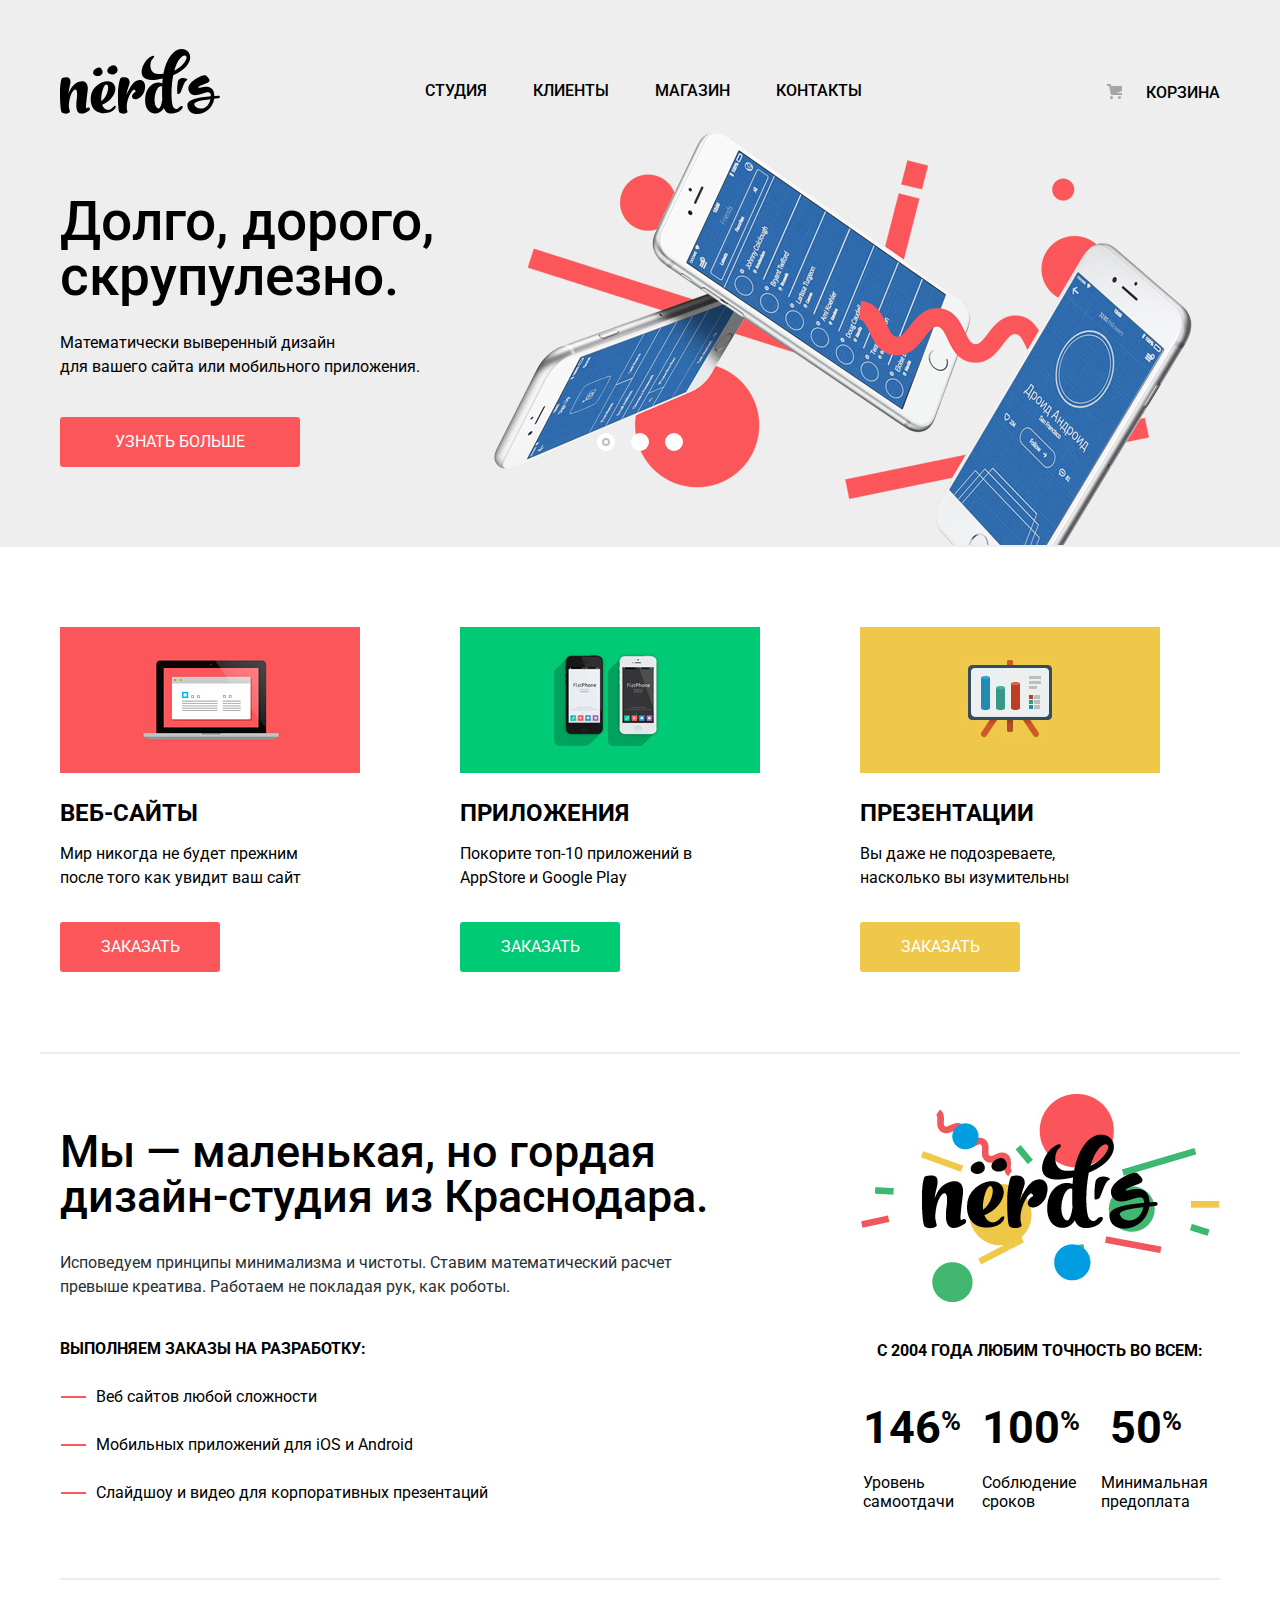
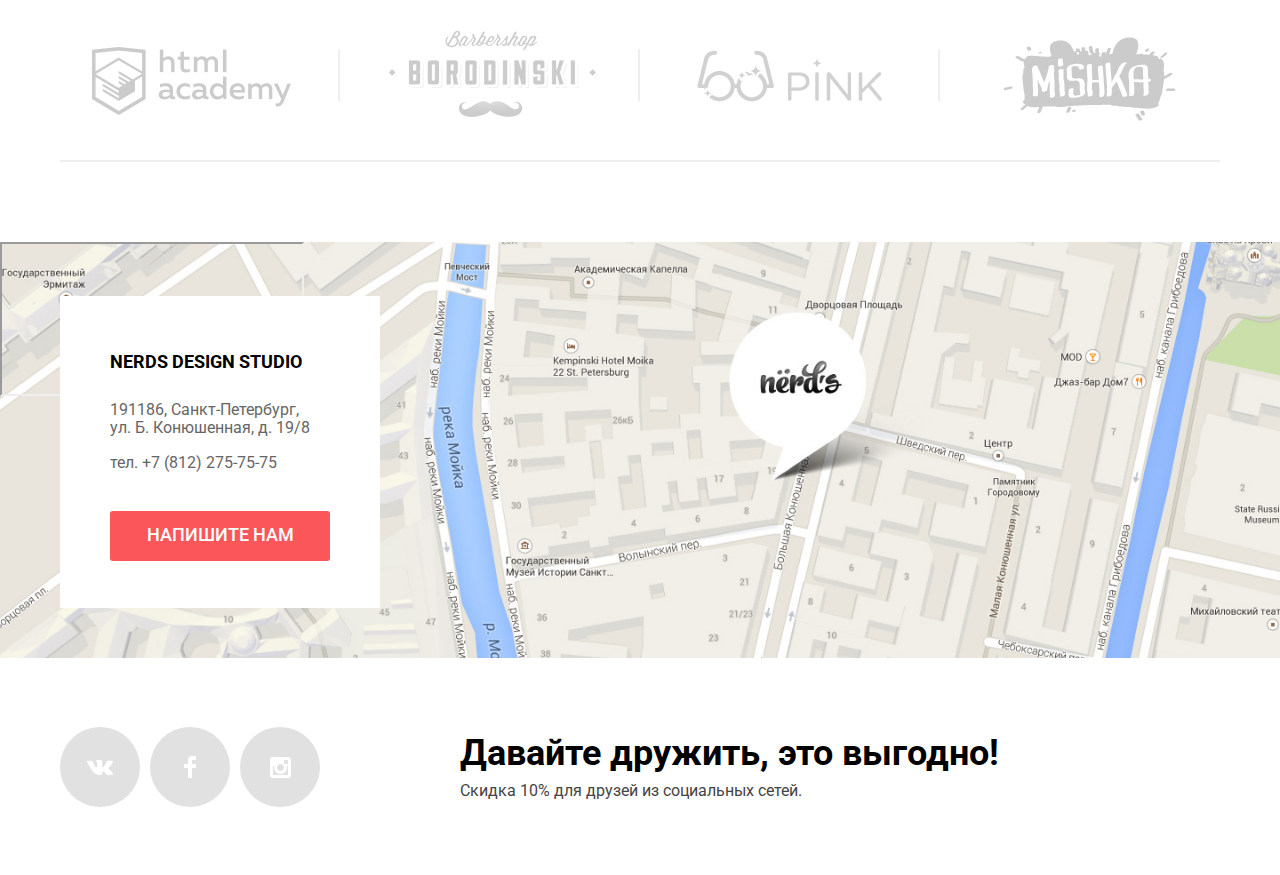
<file: index.html>
<!DOCTYPE html>
<html lang="ru">
  <head>
    <meta charset="utf-8">
    <link href="https://fonts.googleapis.com/css?family=Roboto:400,500,700&amp;subset=cyrillic,latin-ext" rel="stylesheet">
    <link href="css/normalize.min.css" rel="stylesheet">
    <link href="css/style.min.css" rel="stylesheet">
    <title>HTML Academy: Нёрдс</title>
  </head>
  <body>
    <header class="main-header">
      <div class="container">
        <nav class="main-navigation">
          <a class="main-header-logo" href="index.html">
            <img src="img/nerds-logo.svg" width="160" height="65" alt="Логотип Nerd's»">
          </a>
          <ul class="site-navigation">
            <li><a href="index.html">Студия</a></li>
            <li><a href="#">Клиенты</a></li>
            <li><a href="shop.html">Магазин</a></li>
            <li><a href="#">Контакты</a></li>
          </ul>
          <ul class="user-navigation">
            <li class="cart">
              <a class="cart-link" href="cart.html">Корзина
              </a>
            </li>
          </ul>
        </nav>
      </div>
    </header>
    <main>
      <section class="slider">
        <div class="container">
          <h2 class="visually-hidden">Преимущества</h2>
          <input class="visually-hidden product-1" type="radio" id="product-1" name="toggle" checked>
          <input class="visually-hidden product-2" type="radio" id="product-2" name="toggle">
          <input class="visually-hidden product-3" type="radio" id="product-3" name="toggle">
          <div class="slider-controls">
            <label class="slider-controls-item slider-controls-item-1" for="product-1">Первый</label>
            <label class="slider-controls-item slider-controls-item-2" for="product-2">Второй</label>
            <label class="slider-controls-item slider-controls-item-3" for="product-3">Третий</label>
          </div>
          <ul class="slider-list">
            <li class="slider-item">
              <h3>Долго, дорого,<br> скрупулезно.</h3>
              <p>Математически выверенный дизайн<br> для вашего сайта или мобильного приложения.</p>
              <a class="slider-item-button button" href="shop.html">Узнать больше</a>
            </li>
            <li class="slider-item">
              <h3>Любим математику как никто другой</h3>
              <p>Никакого креатива, только математические формулы для расчета идеальных пропорций.</p>
              <a class="slider-item-button button" href="shop.html">Узнать больше</a>
            </li>
            <li class="slider-item">
              <h3>Только ночь,<br> только хардкор</h3>
              <p>Работать днем, как все? Мы против этого.<br> Ближе к полуночи работа только начинается.</p>
              <a class="slider-item-button button" href="shop.html">Узнать больше</a>
            </li>
          </ul>
        </div>
      </section>
      <section class="features container">
        <h2 class="visually-hidden">Что мы можем сделать</h2>
        <ul class="features-list">
          <li class="feature-item web-sites">
            <img src="img/illustration-1.png" width="300" height="146" alt="Web-sites">
            <h3>Веб-сайты</h3>
            <p class="feature-info">Мир никогда не будет прежним после того как увидит ваш сайт</p>
            <a class="order-button button">Заказать</a>
          </li>
          <li class="feature-item apps">
            <img src="img/illustration-2.png" width="300" height="146" alt="Apps">
            <h3>Приложения</h3>
            <p class="feature-info">Покорите топ-10 приложений в AppStore и Google Play</p>
            <a class="order-button button">Заказать</a>
          </li>
          <li class="feature-item presentations">
            <img src="img/illustration-3.png" width="300" height="146" alt="Presentations">
            <h3>Презентации</h3>
            <p class="feature-info">Вы даже не подозреваете, насколько вы изумительны</p>
            <a class="order-button button">Заказать</a>
          </li>
        </ul>
      </section>
      <section class="about-us container">
        <h2 class="visually-hidden">О нас</h2>
        <div class="left-column">
          <b>Мы &mdash; маленькая, но гордая дизайн-студия из Краснодара.</b>
          <p class="info-text">Исповедуем принципы минимализма и чистоты. Ставим математический расчет превыше креатива. Работаем не покладая рук, как роботы.</p>
          <p class="info-order">Выполняем заказы на разработку: </p>
          <ul class="order-list">
            <li class="order-item">Веб сайтов любой сложности</li>
            <li class="order-item">Мобильных приложений для iOS и Android</li>
            <li class="order-item">Слайдшоу и видео для корпоративных презентаций</li>
          </ul>
        </div>
        <div class="right-column">
          <a class="logo-since">
            <img src="img/nerds-illustration.jpg" width="360" height="208" alt="Logo-since">
          </a>
          <p class="statistics-title">C 2004 года любим точность во всем: </p>
          <table class="statistics-table">
            <tr>
              <th>146<sup>%</sup></th>
              <th>100<sup>%</sup></th>
              <th>50<sup>%</sup></th>
            </tr>
            <tr>
              <td>Уровень самоотдачи</td>
              <td>Соблюдение сроков</td>
              <td>Минимальная предоплата</td>
            </tr>
          </table>
        </div>
      </section>
      <div class="container">
        <section class="clients">
        <h2 class="visually-hidden">Наши партнеры</h2>
        <ul class="our-clients">
          <li class="client-item">
            <a class="clients-link" href="https://htmlacademy.ru/intensive/htmlcss" target="_blank">
              <img src="img/logo-1.png" width="260" height="180" alt="HTML Academy">
            </a>
          </li>
          <li class="client-item">
            <a class="clients-link" href="#" target="_blank">
              <img src="img/logo-2.png" width="260" height="180" alt="Barbershop «Borodinskiy»">
            </a>
          </li>
          <li class="client-item">
            <a class="clients-link" href="#" target="_blank">
              <img src="img/logo-3.png" width="260" height="180" alt="«Pink»">
            </a>
          </li>
          <li class="client-item">
            <a class="clients-link" href="#" target="_blank">
              <img src="img/logo-4.png" width="260" height="180" alt="«Mishka»">
            </a>
          </li>
        </ul>
      </section>
      </div>

    </main>
    <footer class="main-footer">
      <div class="map">
        <div class="container">
          <section class="footer-contacts">
            <h2 class="visually-hidden">Как до нас добраться</h2>
            <h4>Nerds Design Studio</h4>
            <p class="address">191186, Санкт-Петербург,<br> ул. Б. Конюшенная, д. 19/8</p>
            <p class="tel-number"> тел. +7 (812) 275-75-75</p>
            <a class="button pop-up-open" href="form.html">Напишите нам</a>
          </section>
        </div>
        <div class="img-container">
          <iframe src="https://yandex.ru/map-widget/v1/-/CBB4i-cu2B"></iframe>
        </div>
      </div>
      <div class="container">
        <div class="lower-footer">
          <div class="footer-social">
            <ul class="social">
              <li>
                <a class="social-button" href="#"><span class="visually-hidden">Вконтанкте</span>
                <svg xmlns="http://www.w3.org/2000/svg" width="26" height="15" viewBox="0 0 26 15">
                <path fill="#FFF" d="M16.138 11.51c.956-.309 2.18 2.04 3.483 2.939.978.681 1.727.534 1.727.534l3.473-.05s1.815-.112.957-1.554c-.071-.12-.503-1.069-2.585-3.022-2.177-2.043-1.882-1.712.739-5.244 1.597-2.153 2.236-3.468 2.036-4.028-.192-.539-1.365-.399-1.365-.399L20.69.713c-.381.001-.704.119-.851.515-.003.004-.621 1.666-1.445 3.079-1.741 2.989-2.436 3.148-2.724 2.961-.661-.433-.494-1.737-.494-2.664 0-2.897.432-4.105-.846-4.417-.427-.104-.739-.172-1.828-.182-1.392-.021-2.574 0-3.244.329-.445.223-.786.712-.579.74.26.035.843.16 1.155.586.401.552.389 1.789.389 1.789s.229 3.411-.54 3.834c-.528.29-1.25-.302-2.803-3.016-.793-1.388-1.392-2.922-1.392-2.922s-.116-.285-.326-.441c-.25-.185-.6-.244-.6-.244L.848.684S.29.7.085.946c-.182.218-.015.668-.015.668s2.909 6.881 6.203 10.347c3.02 3.182 6.452 2.971 6.452 2.971h1.555s.469-.054.709-.312c.224-.24.214-.691.214-.691s-.031-2.109.935-2.419z"/>
                </svg></a>
              </li>
              <li>
                <a class="social-button" href="#"><span class="visually-hidden">Фейсбук</span>
                <svg xmlns="http://www.w3.org/2000/svg" width="12" height="22" viewBox="0 0 12 22"><path fill="#FFF" d="M12 4V0H8a4 4 0 0 0-4 4v4H0v4h4v10h4V12h4V8H8V4h4z"/></svg>
                </a>
              </li>
              <li>
                <a class="social-button" href="#"><span class="visually-hidden">Инстаграмм</span>
                <svg xmlns="http://www.w3.org/2000/svg" width="21" height="21" viewBox="0 0 21 21"><path fill="#FFF" d="M18 0H3C1.35 0 0 1.35 0 3v15c0 1.65 1.35 3 3 3h15c1.65 0 3-1.35 3-3V3c0-1.65-1.35-3-3-3zm-7.5 7c1.93 0 3.5 1.57 3.5 3.5S12.43 14 10.5 14 7 12.43 7 10.5 8.57 7 10.5 7zM18 18H3V9h1.181A6.504 6.504 0 0 0 4 10.5a6.5 6.5 0 1 0 13 0 6.45 6.45 0 0 0-.181-1.5H18v9zm0-11h-4V3h4v4z"/></svg>
                </a>
              </li>
            </ul>
          </div>
          <div class="footer-slogan">
            <b>Давайте дружить, это выгодно!</b>
            <p>Скидка 10% для друзей из социальных сетей.</p>
          </div>
        </div>
      </div>
    </footer>
    <div class="pop-up">
      <h2 class="visually-hidden">Форма связи с дизайн-студией</h2>
      <div class="write-us">Напишите нам</div>
      <form class="feedback-form" action="https://echo.htmlacademy.ru" method="post">
        <p class="write-us-item">
          <label for="name">Ваше имя:</label>
          <input class="fix" id="name" type="text" name="name" value="" placeholder="Имя Фамилия">
        </p>
        <p class="write-us-item">
          <label for="mail">Ваш e-mail:</label>
          <input class="fix" id="mail" type="email" name="mail" value="" placeholder="email@example.com">
        </p>
        <p class="write-us-item">
          <label for="free-form">Текст письма:</label><br>
          <textarea class="fix" id="free-form" rows="5" cols="50" name="textarea" placeholder="В свободной форме"></textarea>
        </p>
        <button class="pop-up-submit" type="submit">Отправить</button>
      </form>
      <button class="pop-up-close" type="button">Закрыть</button>
    </div>
    <script src="js/pop-up.min.js"></script>
</body>
</html>
</file>
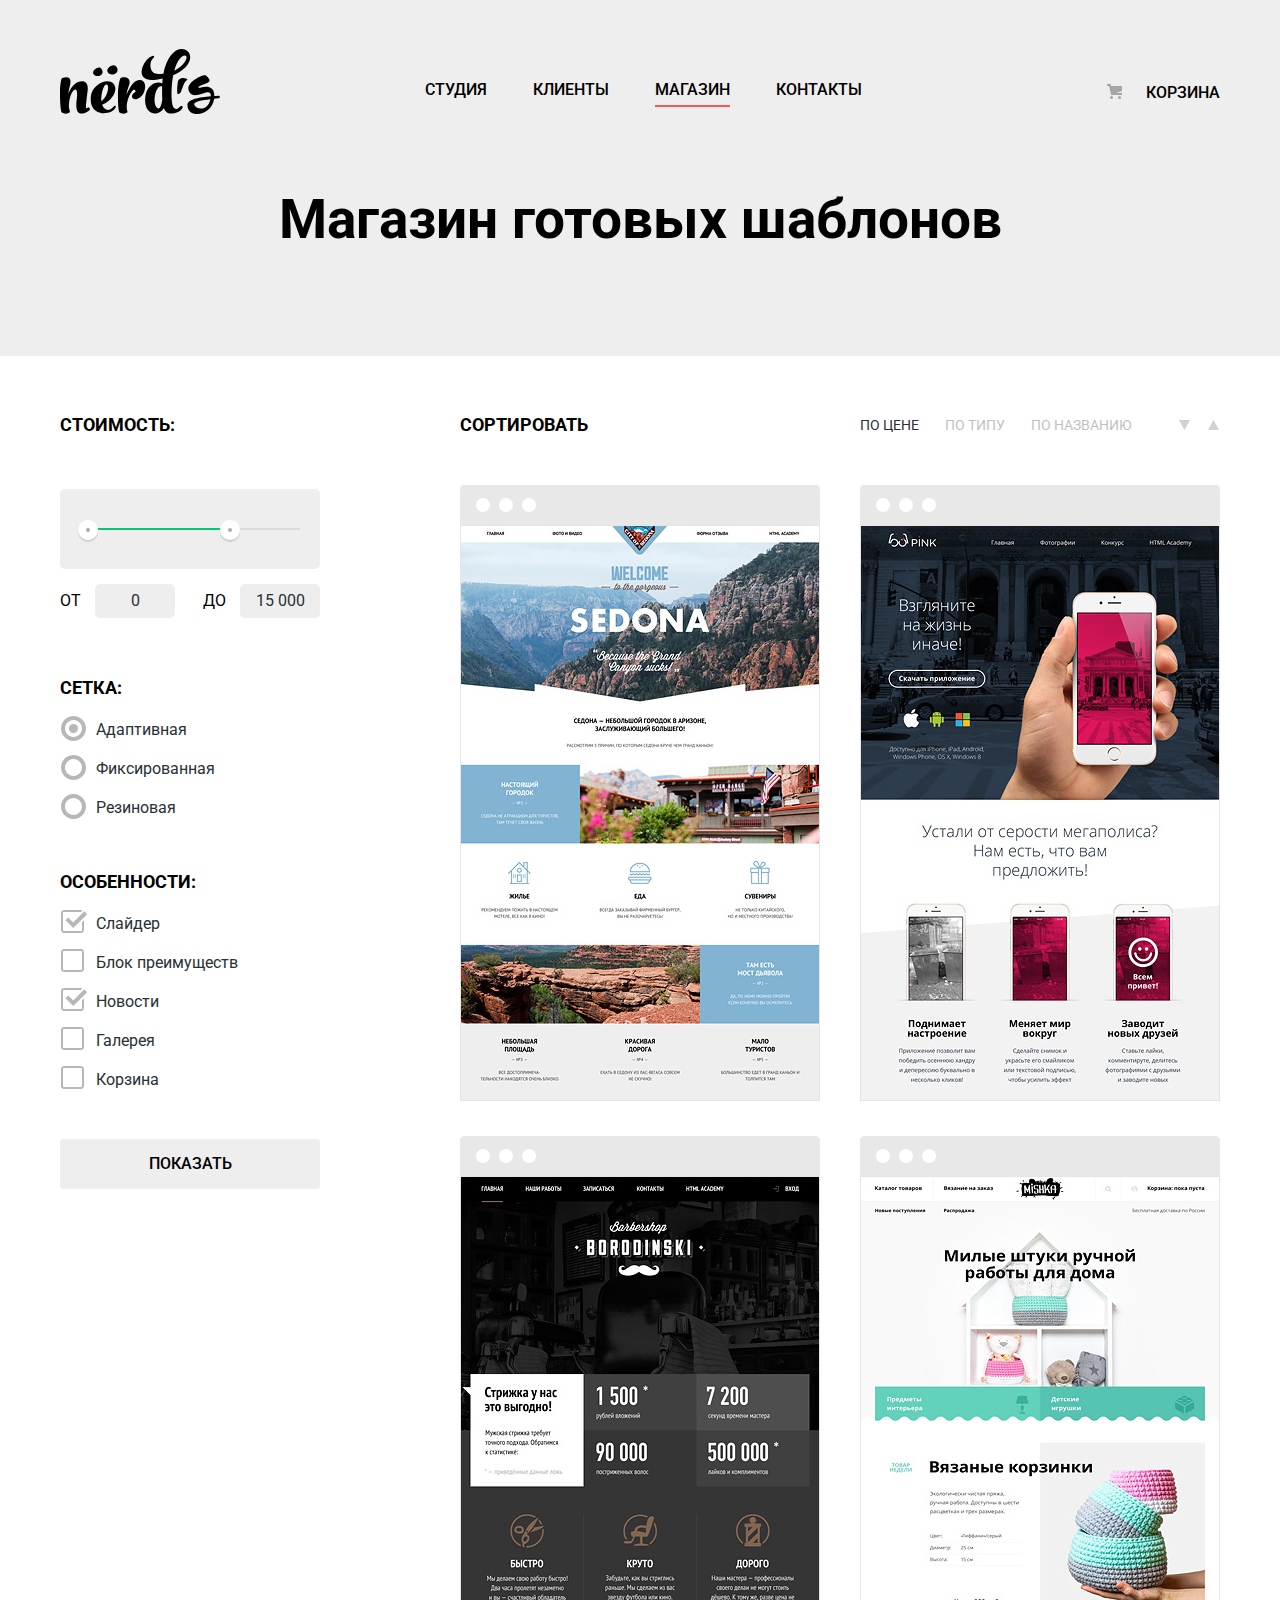
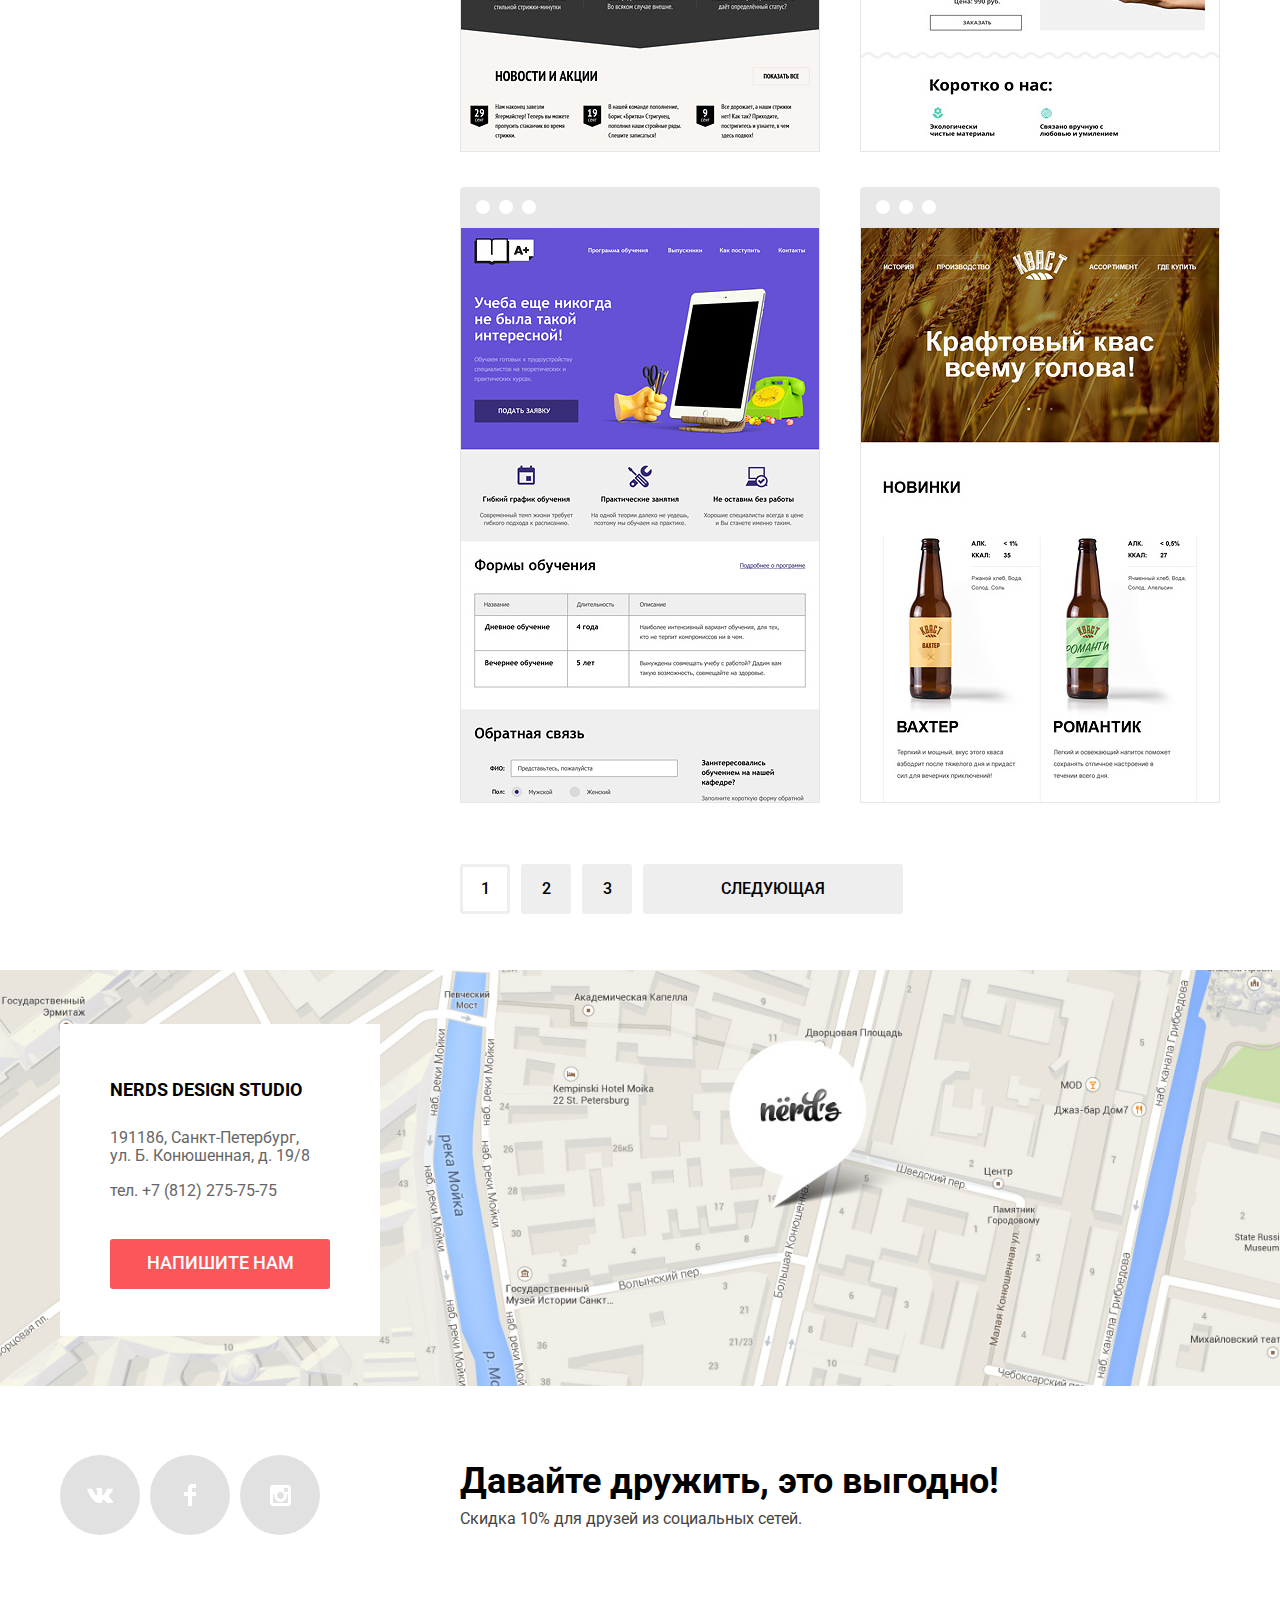
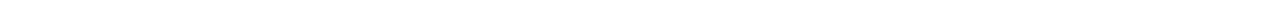
<file: shop.html>
<!DOCTYPE html>
<html lang="en">
  <head>
    <meta charset="UTF-8">
    <link href="https://fonts.googleapis.com/css?family=Roboto:400,500,700&amp;subset=cyrillic,latin-ext" rel="stylesheet">
    <link href="css/normalize.min.css" rel="stylesheet">
    <link href="css/style.min.css" rel="stylesheet">
    <title>HTML Academy: Нёрдс</title>
  </head>
  <body>
    <header class="main-header">
      <div class="container">
        <nav class="main-navigation">
          <a class="main-header-logo" href="index.html">
            <img src="img/nerds-logo.svg" width="160" height="65" alt="Логотип Nerd's»">
          </a>
          <ul class="site-navigation">
            <li><a href="index.html">Студия</a></li>
            <li><a href="#">Клиенты</a></li>
            <li class="current"><a href="shop.html">Магазин</a></li>
            <li><a href="#">Контакты</a></li>
          </ul>
          <ul class="user-navigation">
            <li class="cart">
              <a class="cart-link" href="cart.html">Корзина
              </a>
            </li>
          </ul>
        </nav>
      </div>
    </header>
    <main>
      <h1 class="page-title">Магазин готовых шаблонов</h1>
      <div class="catalog-columns container">
        <section class="filters">
          <h2 class="visually-hidden">Фильтр шаблонов</h2>
          <form class="filter" method="get" action="https://echo.htmlacademy.ru">
            <fieldset class="filter-cost">
              <legend>Стоимость:</legend>
              <div class="range-filter">
                <div class="range-controls">
                  <div class="scale">
                    <div class="bar"></div>
                  </div>
                  <div class="toggle toggle-min"></div>
                  <div class="toggle toggle-max"></div>
                </div>
                <div class="price-controls">
                  <label class="min-price">от <input name="min-price" type="text" value="0"></label>
                  <label class="max-price">до <input name="max-price" type="text" value="15 000"></label>
                </div>
              </div>
            </fieldset>
            <fieldset class="filter-grid">
              <legend>Сетка:</legend>
              <ul>
                <li class="filter-option">
                  <input class="visually-hidden filter-input filter-input-radio" type="radio" name="grid-group" value="adaptive" id="filter-adaptive" checked>
                  <label for="filter-adaptive">Адаптивная</label>
                </li>
                <li class="filter-option">
                  <input class="visually-hidden filter-input filter-input-radio" type="radio" name="grid-group" value="fixed" id="filter-fixed">
                  <label for="filter-fixed">Фиксированная</label>
                </li>
                <li class="filter-option">
                  <input class="visually-hidden filter-input filter-input-radio" type="radio" name="grid-group" value="rubber" id="filter-rubber">
                  <label for="filter-rubber">Резиновая</label>
                </li>
              </ul>
            </fieldset>
            <fieldset class="filter-features">
              <legend>Особенности:</legend>
              <ul>
                <li class="filter-option">
                  <input class="visually-hidden filter-input filter-input-checkbox" type="checkbox" name="slider" id="filter-slider" checked>
                  <label for="filter-slider">Слайдер</label>
                </li>
                <li class="filter-option">
                  <input class="visually-hidden filter-input filter-input-checkbox" type="checkbox" name="advantage-block" id="filter-advantage">
                  <label for="filter-advantage">Блок преимуществ</label>
                </li>
                <li class="filter-option">
                  <input class="visually-hidden filter-input filter-input-checkbox" type="checkbox" name="news" id="filter-news" checked>
                  <label for="filter-news">Новости</label>
                </li>
                <li class="filter-option">
                  <input class="visually-hidden filter-input filter-input-checkbox" type="checkbox" name="gallery" id="filter-gallery">
                  <label for="filter-gallery">Галерея</label>
                </li>
                <li class="filter-option">
                  <input class="visually-hidden filter-input filter-input-checkbox" type="checkbox" name="cart" id="filter-cart">
                  <label for="filter-cart">Корзина</label>
                </li>
              </ul>
            </fieldset>
            <button type="submit" class="filter-button">Показать</button>
          </form>
        </section>
        <div class="catalog-sort">
          <h2 class="visually-hidden">Список шаблонов</h2>
          <section class="sort">
            <h2 class="visually-hidden">Сортировка товара</h2>
            <p class="sorting-title">Сортировать</p>
            <div class="sorting-tools">
              <ul class="menu-sort">
                <li class="nav-sort nav-sort-active"><a href="#">По цене</a></li>
                <li class="nav-sort"><a href="#" >По типу</a></li>
                <li class="nav-sort"><a href="#">По названию</a></li>
              </ul>
              <div class="sort-pointer">
                <a href="#" class="point-down"></a>
                <a href="#" class="point-up"></a>
              </div>
            </div>
          </section>
          <section class="catalog">
            <h2 class="visually-hidden">Каталог готовых шаблонов</h2>
            <ul class="catalog-list">
              <li class="catalog-item">
                <img src="img/img-sedona.png" width="360" height="576" alt="Sedona">
                <div class="catalog-item-info">
                  <h3 class="catalog-item-title">Sedona</h3>
                  <p>Информационный сайт для туристов</p>
                  <a class="button" href="#">9 900 руб.</a>
                </div>
              </li>
              <li class="catalog-item">
                <img src="img/img-pink.png" width="360" height="576"  alt="Pink App">
                <div class="catalog-item-info">
                  <h3 class="catalog-item-title">Pink App</h3>
                  <p>Продуктовый лендинг приложения для iOS и Android</p>
                  <a class="button button-price" href="#">9 900 руб.</a>
                </div>
              </li>
              <li class="catalog-item">
                <img src="img/img-borodinski.png" width="360" height="576"  alt="Barbershop">
                <div class="catalog-item-info">
                  <h3 class="catalog-item-title">Barbershop</h3>
                  <p>Сайт салона красоты. Для мужчин, да.</p>
                  <a class="button" href="#">9 900 руб.</a>
                </div>
              </li>
              <li class="catalog-item">
                <img src="img/img-mishka.png" width="360" height="576" alt="Mishka">
                <div class="catalog-item-info">
                  <h3 class="catalog-item-title">Mishka</h3>
                  <p>Интернет магазин вязаных игрушек</p>
                  <a class="button" href="#">9 900 руб.</a>
                </div>
              </li>
              <li class="catalog-item">
                <img src="img/img-aplus.png" width="360" height="576" alt="A_Plus">
                <div class="catalog-item-info">
                  <h3 class="catalog-item-title">A_plus</h3>
                  <p>Лендинг курсов повышения квалификации</p>
                  <a class="button" href="#">9 900 руб.</a>
                </div>
              </li>
              <li class="catalog-item">
                <img src="img/img-kvast.png" width="360" height="576" alt="Kvast">
                <div class="catalog-item-info">
                  <h3 class="catalog-item-title">Kvast</h3>
                  <p>Промо-сайт производителя крафтового кваса</p>
                  <a class="button" href="#">9 900 руб.</a>
                </div>
              </li>
            </ul>
            <ul class="pagination-list">
              <li class="pagination-item pagination-item-current"><a>1</a></li>
              <li class="pagination-item"><a href="#">2</a></li>
              <li class="pagination-item "><a href="#">3</a></li>
              <li class="pagination-item pagination-item-next"><a href="#">Следующая</a></li>
            </ul>
          </section>
        </div>
      </div>
    </main>
    <footer class="main-footer">
      <div class="map">
        <div class="container">
          <section class="footer-contacts">
            <h2 class="visually-hidden">Как до нас добраться</h2>
            <h4>Nerds Design Studio</h4>
            <p class="address">191186, Санкт-Петербург,<br> ул. Б. Конюшенная, д. 19/8</p>
            <p class="tel-number"> тел. +7 (812) 275-75-75</p>
            <a class="button pop-up-open" href="#">Напишите нам</a>
          </section>
        </div>
      </div>
      <div class="container">
        <div class="lower-footer">
          <div class="footer-social">
            <ul class="social">
              <li><a class="social-button" href="#"><span class="visually-hidden">Вконтанкте</span>
              <svg xmlns="http://www.w3.org/2000/svg" width="26" height="15" viewBox="0 0 26 15">
                <path fill="#FFF" d="M16.138 11.51c.956-.309 2.18 2.04 3.483 2.939.978.681 1.727.534 1.727.534l3.473-.05s1.815-.112.957-1.554c-.071-.12-.503-1.069-2.585-3.022-2.177-2.043-1.882-1.712.739-5.244 1.597-2.153 2.236-3.468 2.036-4.028-.192-.539-1.365-.399-1.365-.399L20.69.713c-.381.001-.704.119-.851.515-.003.004-.621 1.666-1.445 3.079-1.741 2.989-2.436 3.148-2.724 2.961-.661-.433-.494-1.737-.494-2.664 0-2.897.432-4.105-.846-4.417-.427-.104-.739-.172-1.828-.182-1.392-.021-2.574 0-3.244.329-.445.223-.786.712-.579.74.26.035.843.16 1.155.586.401.552.389 1.789.389 1.789s.229 3.411-.54 3.834c-.528.29-1.25-.302-2.803-3.016-.793-1.388-1.392-2.922-1.392-2.922s-.116-.285-.326-.441c-.25-.185-.6-.244-.6-.244L.848.684S.29.7.085.946c-.182.218-.015.668-.015.668s2.909 6.881 6.203 10.347c3.02 3.182 6.452 2.971 6.452 2.971h1.555s.469-.054.709-.312c.224-.24.214-.691.214-.691s-.031-2.109.935-2.419z"/>
              </svg>
              </a>
              </li>
              <li><a class="social-button" href="#"><span class="visually-hidden">Фейсбук</span>
              <svg xmlns="http://www.w3.org/2000/svg" width="12" height="22" viewBox="0 0 12 22"><path fill="#FFF" d="M12 4V0H8a4 4 0 0 0-4 4v4H0v4h4v10h4V12h4V8H8V4h4z"/></svg>
              </a></li>
              <li><a class="social-button" href="#"><span class="visually-hidden">Инстаграмм</span>
              <svg xmlns="http://www.w3.org/2000/svg" width="21" height="21" viewBox="0 0 21 21"><path fill="#FFF" d="M18 0H3C1.35 0 0 1.35 0 3v15c0 1.65 1.35 3 3 3h15c1.65 0 3-1.35 3-3V3c0-1.65-1.35-3-3-3zm-7.5 7c1.93 0 3.5 1.57 3.5 3.5S12.43 14 10.5 14 7 12.43 7 10.5 8.57 7 10.5 7zM18 18H3V9h1.181A6.504 6.504 0 0 0 4 10.5a6.5 6.5 0 1 0 13 0 6.45 6.45 0 0 0-.181-1.5H18v9zm0-11h-4V3h4v4z"/></svg>
              </a></li>
            </ul>
          </div>
          <div class="footer-slogan">
            <b>Давайте дружить, это выгодно!</b>
            <p>Скидка 10% для друзей из социальных сетей.</p>
          </div>
        </div>
      </div>
    </footer>
    <div class="pop-up">
      <h2 class="visually-hidden">Форма связи с дизайн-студией</h2>
      <div class="write-us">Напишите нам</div>
      <form class="feedback-form" action="https://echo.htmlacademy.ru" method="post">
        <p class="write-us-item">
          <label for="name">Ваше имя:</label>
          <input class="fix" id="name" type="text" name="name" value="" placeholder="Имя Фамилия">
        </p>
        <p class="write-us-item">
          <label for="mail">Ваш e-mail:</label>
          <input class="fix" id="mail" type="email" name="mail" value="" placeholder="email@example.com">
        </p>
        <p class="write-us-item">
          <label for="free-form">Текст письма:</label><br>
          <textarea class="fix" id="free-form" rows="5" cols="50" name="textarea" placeholder="В свободной форме"></textarea>
        </p>
        <button class="pop-up-submit" type="submit">Отправить</button>
      </form>
      <button class="pop-up-close" type="button">Закрыть</button>
    </div>
    <script src="js/pop-up.min.js"></script>
  </body>
</html>
</file>
<file: css/style.min.css>
body{margin:0;padding:0;min-width:1200px;font-family:"Roboto",Arial,sans-serif;font-size:16px;line-height:24px;font-weight:400;color:#000;background-color:#fff}a{text-decoration:none}img{max-width:100%;height:auto}.visually-hidden{visibility:hidden;width:0;height:1px;position:absolute;left:0;top:0}.container{width:1200px;margin:0 auto;padding:0 20px;-webkit-box-sizing:border-box;box-sizing:border-box}.main-header{padding-top:49px;background-color:#eee}.main-navigation{display:-ms-flexbox;display:flex;-webkit-box-pack:justify;-ms-flex-pack:justify;justify-content:space-between;-ms-flex-wrap:wrap;flex-wrap:wrap;-webkit-box-align:center;-ms-flex-align:center;align-items:center;font-size:16px;line-height:30px;font-weight:500;color:#000;text-transform:uppercase}.main-header-logo{width:160px;height:65px}.main-header-logo:hover{opacity:.8}.main-header-logo:active{opacity:.3}.site-navigation,.user-navigation{list-style:none;margin:0;padding:0}.site-navigation{display:-ms-flexbox;display:flex;-ms-flex-wrap:wrap;flex-wrap:wrap;width:444px;margin:0;margin-right:236px;margin-left:204px;padding:0;padding-top:14px;padding-bottom:4px}.site-navigation li{margin-right:46px}.site-navigation li:last-child{margin-right:0}.user-navigation{display:-ms-flexbox;display:flex;-ms-flex-wrap:wrap;flex-wrap:wrap;margin:0;padding:0;padding-top:14px}.user-navigation a{padding-left:41px}.site-navigation a,.user-navigation a{display:block;padding-top:8px;color:#000}.site-navigation a:hover,.user-navigation a:hover{color:#fb565a}.site-navigation a:active,.user-navigation a:active{color:#a6a6a6}.cart-link{position:relative;margin:0;padding-left:40px;padding-right:0}.cart-link::before{content:"";position:absolute;top:14px;left:2px;width:15px;height:15px;background-image:url(../img/cart-icon.svg);background-repeat:no-repeat;background-position:0 0}.slider{position:relative;margin-bottom:80px;background-color:#eee}.slider-controls{position:absolute;left:50%;bottom:104px;z-index:100;width:160px;height:18px;text-align:center;font-size:0;transform:translateX(-50%)}.slider-controls label{position:relative;display:inline-block;width:18px;height:18px;padding:8px;border-radius:50%;cursor:pointer}.slider-controls label::after{content:"";position:absolute;top:8px;left:8px;z-index:1;width:18px;height:18px;background:#fff;border-radius:50%}.slider-list{margin:0;padding:0;list-style:none}.slider-item{display:none;padding:80px 0 80px 0}.slider-item:nth-child(1){background-image:url(../img/slide1.png);background-repeat:no-repeat;background-position:100% 0}.slider-item:nth-child(2){background-image:url(../img/slide2.png);background-repeat:no-repeat;background-position:100% 0}.slider-item:nth-child(3){background-image:url(../img/slide3.png);background-repeat:no-repeat;background-position:100% 20px}.product-1:checked~.slider-list .slider-item:nth-child(1){display:block}.product-2:checked~.slider-list .slider-item:nth-child(2){display:block}.product-3:checked~.slider-list .slider-item:nth-child(3){display:block}.product-1:checked~.slider-controls .slider-controls-item-1::before,.product-2:checked~.slider-controls .slider-controls-item-2::before,.product-3:checked~.slider-controls .slider-controls-item-3::before{content:"";position:absolute;left:50%;top:50%;z-index:2;width:4px;height:4px;margin:-4px;background-color:inherit;border:2px solid #c1c1c1;border-radius:50%}.slider-item h3{max-width:600px;margin:0;margin-bottom:27px;font-size:55px;line-height:55px;font-weight:500}.slider-item p{max-width:430px;margin:0;margin-bottom:38px}.button{display:block;width:240px;padding:16px 0;font-size:16px;line-height:18px;color:#fff;text-transform:uppercase;text-align:center;text-decoration:none;background-color:#fb565a;border-radius:3px;border:none}.button:hover,.button:focus{background-color:#e74246}.button:active{background-color:#d7373b;color:rgba(255,255,255,.3);box-shadow:0 3px rgba(0,0,0,.1) inset}.features{padding-bottom:80px;border-bottom:2px solid #eee}.features-list{display:-webkit-box;display:-ms-flexbox;display:flex;-ms-flex-wrap:wrap;flex-wrap:wrap;padding:0;margin:0;list-style:none}.feature-item:not(:nth-child(3n)){margin-right:100px}.feature-item h3{margin:0;padding:0;padding-top:18px;padding-bottom:14px;text-transform:uppercase;font-size:24px;line-height:30px}.feature-info{display:inline-block;width:260px;margin:0;padding:0;padding-bottom:32px}.web-sites a{background-color:#fb565a}.web-sites a:hover{background-color:#e74246}.web-sites a:active{color:rgba(255,255,255,.3);background-color:#d7373b}.apps a{background-color:#00ca74}.apps a:hover{background-color:#00bc6c}.apps a:active{color:rgba(255,255,255,.3);background-color:#00aa62}.presentations a{background-color:#efc849}.presentations a:hover{background-color:#eab534}.presentations a:active{color:rgba(255,255,255,.3);background-color:#e5a722}.order-button{width:160px}.about-us{display:-webkit-box;display:-ms-flexbox;display:flex;margin-left:auto;margin-right:auto;-webkit-box-pack:justify;-ms-flex-pack:justify;justify-content:space-between}.left-column{width:660px;padding-top:75px;padding-bottom:73px}.right-column{width:360px}.left-column b{font-weight:500;font-size:45px;line-height:45px;color:#000}.info-text{margin:0;padding-top:32px;line-height:24px;color:#283136;font-weight:400}.info-order{margin:0;padding-top:38px;font-weight:700;text-transform:uppercase}.order-list{margin:0;padding:0;list-style:none}.order-item{position:relative;padding-top:24px;padding-left:36px}.order-item::before{content:"";position:absolute;left:-10px;width:23px;margin:11px;border:1px solid #fb565a}.logo-since img{padding-top:40px}.statistics-title{margin:0;padding-top:30px;padding-bottom:50px;font-weight:700;text-transform:uppercase;color:#000;text-align:center}.statistics-table th{font-size:45px;padding-right:18px;padding-bottom:30px}.statistics-table td{width:81px;height:35px;line-height:1.2;font-size:16px}.statistics-table sup{font-size:60%}.clients{padding-top:50px;margin-bottom:80px;border-top:2px solid #eee;border-bottom:2px solid #eee}.our-clients{display:-webkit-box;display:-ms-flexbox;display:flex;-webkit-box-pack:justify;-ms-flex-pack:justify;justify-content:space-between;-webkit-box-align:center;-ms-flex-align:center;align-items:center;padding:0;margin:0;padding-bottom:40px;list-style:none}.client-item{position:relative;text-align:center}.client-item:not(:last-of-type)::after{content:"";position:absolute;width:2px;height:52px;right:-20px;top:50%;transform:translateY(-50%);background-color:#eee}.clients-link{display:-webkit-box;display:-ms-flexbox;display:flex;-webkit-box-pack:center;-ms-flex-pack:center;justify-content:center;-webkit-box-align:center;-ms-flex-align:center;align-items:center;width:260px;height:90px}.client-item img{opacity:.2}.client-item img:hover{opacity:1}.client-item img:active{opacity:.1}.main-footer{margin-top:56px}.map{position:relative;height:416px;margin-bottom:69px;background-image:url(../img/map.jpg);background-repeat:no-repeat;background-size:cover;background-position:50% 50%}.footer-contacts{display:-webkit-box;display:-ms-flexbox;display:flex;-ms-flex-wrap:wrap;flex-wrap:wrap;position:absolute;top:54px;width:320px;min-height:308px;background-color:#fff;color:#666;padding:0 50px;padding-top:51px;padding-bottom:47px;-webkit-box-sizing:border-box;box-sizing:border-box}.footer-contacts h4{font-size:18px;line-height:30px;text-transform:uppercase;margin:0;padding:0;padding-bottom:24px;color:#000}.address{font-size:16px;line-height:18px;margin:0;padding:0}.tel-number{margin:0;padding-top:14px;padding-bottom:36px}.button{color:#fff;text-transform:uppercase;background-color:#fb565a;border:none;text-align:center;vertical-align:middle}.lower-footer{display:-webkit-box;display:-ms-flexbox;display:flex;-webkit-box-pack:justify;-ms-flex-pack:justify;justify-content:space-between;padding-bottom:68px}.social{display:-webkit-box;display:-ms-flexbox;display:flex;-ms-flex-wrap:wrap;flex-wrap:wrap;-webkit-box-pack:justify;-ms-flex-pack:justify;justify-content:space-between;width:260px;margin:0 auto;padding:0;list-style:none}.social-button{display:-webkit-box;display:-ms-flexbox;display:flex;-webkit-box-align:center;-ms-flex-align:center;align-items:center;-webkit-box-pack:center;-ms-flex-pack:center;justify-content:center;width:80px;height:80px;background-color:#e1e1e1;border-radius:50%}.social-button:hover,.social-button:focus{background-color:#e74246}.social-button:active{background-color:#d7373b}.social-button:active path{fill:rgba(255,255,255,.3)}.footer-slogan{display:-webkit-box;display:-ms-flexbox;display:flex;-webkit-box-orient:vertical;-webkit-box-direction:normal;-ms-flex-direction:column;flex-direction:column;width:760px;padding-top:8px}.footer-slogan b{font-size:36px;line-height:36px}.footer-slogan p{margin:0;padding:0;padding-top:9px;font-size:16px;line-height:22px;color:#444}.current a{border-bottom:2px solid #fb565a}.page-title{margin-bottom:60px;margin:0;padding-bottom:109px;font-size:55px;line-height:55px;text-align:center;padding-top:78px;background-color:#eee;-webkit-box-sizing:border-box;box-sizing:border-box}.catalog-columns{display:-webkit-box;display:-ms-flexbox;display:flex;-webkit-box-pack:justify;-ms-flex-pack:justify;justify-content:space-between;margin-top:54px}.filter-cost,.filter-grid,.filter-features{margin:0;padding:0;margin-bottom:47px;border:none}.filter-cost{margin-bottom:55px}.range-controls{position:relative;height:41px;margin-bottom:15px;padding-top:39px;padding-right:20px;padding-left:20px;background-color:#eee;border-radius:5px}.range-controls .scale{height:2px;background:#d7dcde}.range-controls .bar{width:70%;height:2px;background:#00ca74}.range-controls .toggle{position:absolute;top:31px;left:0;width:4px;height:4px;padding:0;border:8px solid #fff;background-color:#ababab;box-shadow:0 2px 1px 0 #cfcfcf;border-radius:50%;cursor:pointer}.range-controls .toggle-min{left:18px}.range-controls .toggle-max{left:160px}.price-controls{font-size:0}.price-controls label{display:inline-block;width:50%;font-size:16px;text-transform:uppercase}.price-controls input{width:60px;padding:8px 10px;margin-left:10px;font-family:Roboto,Arial,sans-serif;font-size:16px;text-align:center;color:#283136;border:none;border-radius:5px;background:#eee}.max-price{text-align:right}.range-filter{width:260px;margin-top:49px}.filters{width:262px}.filter ul{padding:0;margin:0;list-style:none}.filter legend{font-size:18px;line-height:30px;font-weight:700;text-transform:uppercase;padding:0;margin:0}.filter-option{margin:0;padding:0;padding-top:15px;padding-left:36px}.filter-option label{position:relative;display:block;cursor:pointer;user-select:none;color:#283136}.filter-input:hover + label,.filter-input:focus + label{color:#000}.filter-input:disabled + label{opacity:.3}.filter-input-radio + label::before{content:"";position:absolute;left:-35px;top:-2px;width:25px;height:25px;background-image:url(../img/radio-off.svg);background-repeat:no-repeat;opacity:.4}.filter-input-radio:checked + label::after{content:"";position:absolute;left:-35px;top:-2px;width:25px;height:25px;background-image:url(../img/radio-on.svg);background-repeat:no-repeat;background-position:0 0;opacity:.4}.filter-input-checkbox + label::before{content:"";position:absolute;top:-2px;left:-35px;width:23px;height:23px;background-image:url(../img/checkbox-off.svg);background-repeat:no-repeat;opacity:.4}.filter-input-checkbox:checked + label::after{content:"";position:absolute;top:-2px;left:-35px;width:27px;height:23px;background-image:url(../img/checkbox-on.svg);background-repeat:no-repeat;background-position:0 0;opacity:.4}.filter-input-radio:checked + label::before,.filter-input-checkbox:checked + label::before{visibility:hidden}.filter-input-radio:checked:focus + label::after,.filter-input-checkbox:focus + label::before,.filter-input-checkbox:checked:focus + label::after,.filter-input-radio + label:hover::before,.filter-input-radio:checked + label:hover::after,.filter-input-checkbox + label:hover::before,.filter-input-checkbox:checked + label:hover::after{opacity:1}.filter-option input[type="radio"]:disabled + label:before,.filter-option input[type="checkbox"]:disabled + label:before{opacity:.1}.filter-form input[type="radio"]:disabled + label,[type="checkbox"]:disabled + label{opacity:.3}.filter-button{font-weight:500;color:#000;background-color:#eee;display:block;width:260px;padding:16px 0;font-size:16px;line-height:18px;text-transform:uppercase;text-align:center;text-decoration:none;border-radius:3px;border:none}.filter-button:hover,.filter-button:focus{background-color:#dfdfdf}.filter-button:active{background-color:#d5d5d5;color:#959595;box-shadow:0 -3px #bfbfbf}.sort{display:-webkit-box;display:-ms-flexbox;display:flex;-webkit-box-pack:justify;-ms-flex-pack:justify;justify-content:space-between;width:760px;margin-bottom:45px}.sorting-title{width:360px;padding:0;margin:0;font-size:18px;line-height:30px;font-weight:700;color:#000;text-transform:uppercase}.sorting-tools{display:-webkit-box;display:-ms-flexbox;display:flex;-webkit-box-pack:justify;-ms-flex-pack:justify;justify-content:space-between;width:360px;-webkit-box-align:center;-ms-flex-align:center;align-items:center}.menu-sort{display:-webkit-box;display:-ms-flexbox;display:flex;-webkit-box-pack:justify;-ms-flex-pack:justify;justify-content:space-between;width:272px;padding:0;margin:0;list-style:none}.nav-sort{font-size:14px;line-height:18px;color:#000;opacity:.3;text-transform:uppercase}.nav-sort a{color:#283136;text-transform:uppercase}.nav-sort:hover{opacity:.6}.sorting-tools .nav-sort-active,.nav-sort:active{color:#000;opacity:1}.sorting-item:hover,.sorting-item:focus{color:#000}.sort-pointer{width:60px;margin-top:-5px}.point-up,.point-down{position:relative;margin-right:25px}.point-up::before{content:"";position:absolute;top:7px;left:23px;width:11px;height:10px;background-image:url(../img/icon-up-dir.svg);background-repeat:no-repeat;opacity:.2}.point-down::before{content:"";position:absolute;top:7px;left:19px;width:11px;height:10px;background-image:url(../img/icon-down-dir.svg);background-repeat:no-repeat;opacity:.2}.point-up:hover::before,.point-down:hover::before{opacity:.6}.point-up:active::before,.point-down:active::before{opacity:1}.catalog-list{display:-webkit-box;display:-ms-flexbox;display:flex;-ms-flex-wrap:wrap;flex-wrap:wrap;width:760px;margin:0;padding:0;margin-bottom:26px}.catalog-item{position:relative;display:-webkit-box;display:-ms-flexbox;display:flex;-webkit-box-orient:vertical;-webkit-box-direction:reverse;-ms-flex-direction:column-reverse;flex-direction:column-reverse;width:360px;margin-bottom:35px;margin-right:40px;padding-top:40px;list-style:none;text-align:center;-webkit-box-sizing:border-box;box-sizing:border-box}.catalog-item:hover>.catalog-item-info{display:-webkit-box;display:-ms-flexbox;display:flex}.catalog-item:hover{box-shadow:0 6px 15px 0 rgba(0,1,1,.25)}.catalog-item:nth-child(2n){margin-right:0}.catalog-item:hover>.catalog-img{box-shadow:0 6px 15px 0 rgba(0,1,1,.25)}.catalog-item::before{content:'';position:absolute;top:0;width:360px;height:40px;opacity:.12;background-image:url(../img/browser.svg);background-repeat:no-repeat;background-position:0 0}.catalog-item:hover::before{opacity:1}.catalog-item-info{display:none;position:absolute;-webkit-box-orient:vertical;-webkit-box-direction:normal;-ms-flex-direction:column;flex-direction:column;-webkit-box-align:center;-ms-flex-align:center;align-items:center;width:360px;height:230px;padding:0;margin:0;left:0;bottom:0;background-color:#eee;color:#000;-webkit-box-sizing:border-box;box-sizing:border-box}.catalog-item-info h3{padding:0;margin:0;margin-top:29px;font-size:18px;line-height:30px;color:#000;text-transform:uppercase}.catalog-item-info p{width:240px;padding:0;margin:0 auto;margin-top:15px;margin-bottom:30px;line-height:18px;color:#666}.catalog-item-title{color:#000;font-weight:700}.price-button{width:200px;margin:0 auto;background-color:#fb565a}.pagination-list{display:-webkit-box;display:-ms-flexbox;display:flex;-ms-flex-wrap:wrap;flex-wrap:wrap;padding:0;margin:0;list-style:none;border-radius:3px}.pagination-item{margin-right:11px}.pagination-item a{display:block;width:50px;height:50px;line-height:50px;text-align:center;font-weight:500;color:#000;background-color:#eee;border-radius:3px;-webkit-box-sizing:border-box;box-sizing:border-box}.pagination-item a:focus,.pagination-item a:hover{background-color:#dfdfdf}.pagination-item a:active{background-color:#d5d5d5;box-shadow:0 3px #bfbfbf inset}.pagination-item-current a{background-color:#fff;border:3px solid #eee;line-height:44px}.pagination-item-current a:hover,.pagination-item-current a:focus,.pagination-item-current a:active{background-color:#fff;box-shadow:none}.pagination-item-next{width:260px;height:50px;text-align:center;text-transform:uppercase}.pagination-item-next a{min-width:260px}.pop-up{display:none;position:fixed;z-index:2;top:50%;left:50%;transform:translate(-50%,-50%);width:760px;margin-left:0;padding-top:69px;padding-right:100px;padding-bottom:84px;padding-left:100px;background-color:#fff;box-shadow:0 20px 40px 0 rgba(0,1,1,.75)}.pop-up-show{display:block;animation:bounce 0.6s}.pop-up-error{animation:shake 0.6s}.pop-up-open{min-width:219px;min-height:20px;margin:0;background-color:#fb565a;box-sizing:border-box}.pop-up-close{font-size:0;position:absolute;top:80px;right:87px;width:22px;height:22px;opacity:.3;border:0;background-color:#fff;background-image:url(../img/close-cross.svg);background-repeat:no-repeat}.pop-up-close:hover{opacity:1}.pop-up-close:active{opacity:.1}.write-us{font-size:45px;font-weight:500;line-height:45px;margin-top:2px;margin-bottom:24px;color:#000}.write-us-item{display:-webkit-box;display:-ms-flexbox;display:flex;-webkit-box-orient:vertical;-webkit-box-direction:normal;-ms-flex-direction:column;flex-direction:column;-ms-flex-wrap:wrap;flex-wrap:wrap;margin-bottom:18px;margin-left:40px}.write-us-item:nth-child(3){margin-bottom:45px}.feedback-form{display:-webkit-box;display:-ms-flexbox;display:flex;-ms-flex-wrap:wrap;flex-wrap:wrap;margin-left:-40px}.write-us-item label{font-size:16px;font-weight:700;line-height:18px;margin-bottom:10px;color:#000}.write-us-item input,.write-us-item textarea{border:2px solid #d7dcde;border-radius:3px;box-sizing:border-box}.write-us-item input{width:360px;padding-top:11px;padding-bottom:16px;padding-left:16px}.write-us-item textarea{width:760px;min-height:118px;padding-top:10px;padding-left:16px}.write-us-item input::placeholder{align-items:center}.write-us-item input::placeholder,.write-us-item textarea::placeholder{font-size:16px;line-height:18px;align-items:center;color:rgba(68,68,68,.5)}.pop-up-submit{min-width:260px;margin-left:40px;padding:17px 0;border-radius:3px}.pop-up-open,.pop-up-submit{font-size:17.5px;font-weight:500;line-height:17.5px;text-align:center;vertical-align:middle;text-transform:uppercase;color:#fff;border:none;background-color:#fb565a}.write-us-item input[type='text']:hover,.write-us-item input[type='email']:hover,.write-us-item textarea:hover{border:2px solid #b4b9bb}.write-us-item input[type='text']:focus,.write-us-item input[type='email']:focus,.write-us-item textarea:focus{border:2px solid #000}.write-us-item input[type='text']:focus::placeholder{color:#444}.write-us-item input[type='email']:focus::placeholder{color:#444}.write-us-item textarea:focus::placeholder{color:#444}.write-us-item input[type='text']:invalid,.write-us-item input[type="email"]:invalid{color:#e74246;border:2px solid #e74246}@keyframes bounce{0%{transform:translate(-50%,-2000px)}70%{transform:translate(-50%,-20%)}100%{transform:translate(-50%,-50%)}}@keyframes shake{0%,100%{transform:translate(-50%,-50%)}10%,30%,50%,70%,90%{transform:translate(-51%,-50%)}20%,40%,60%,80%{transform:translate(-49%,-50%)}}
</file>
